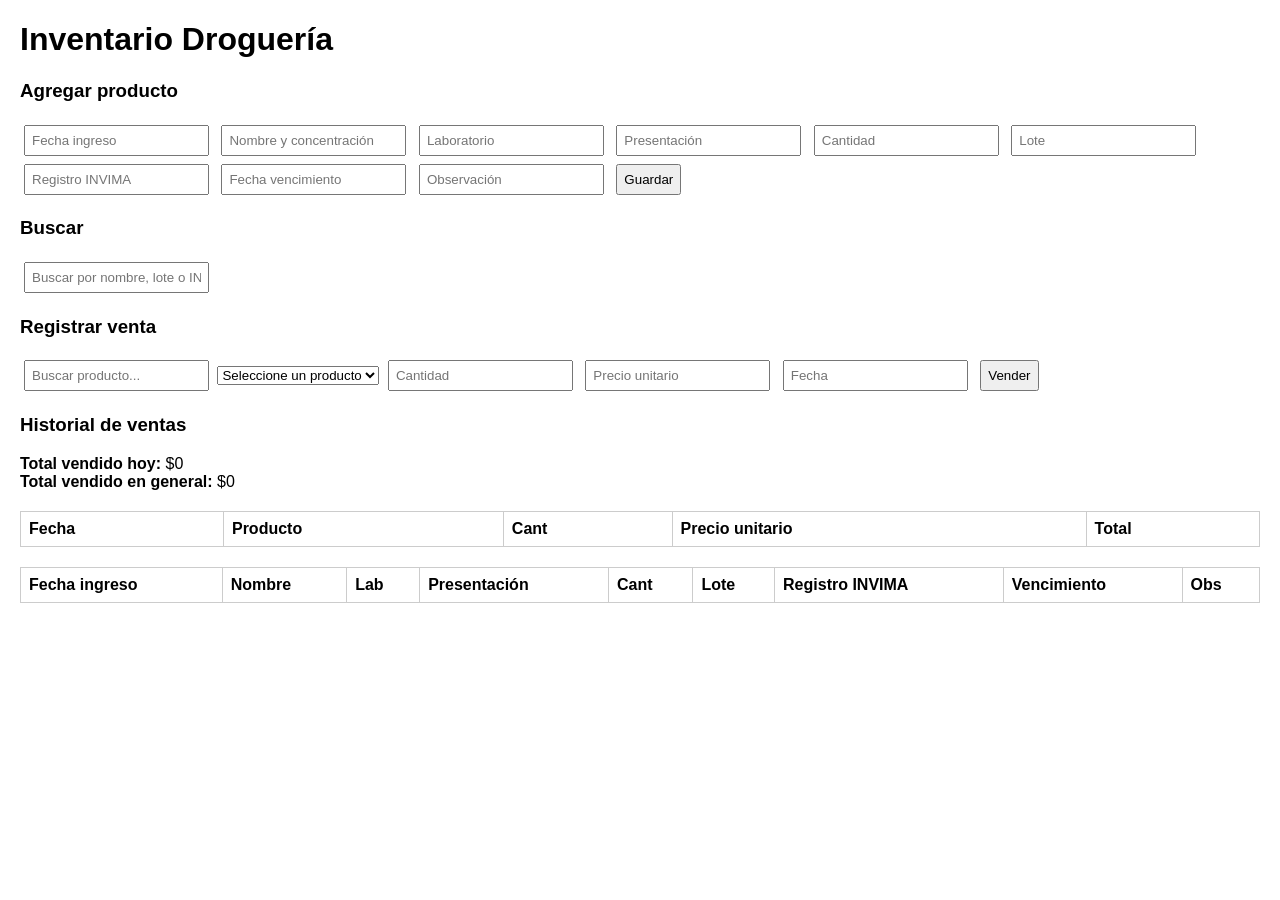
<file: extra/index.html>
<!DOCTYPE html>
<html lang="es">
<head>
<meta charset="UTF-8">
<title>Inventario Droguería</title>
<style>
body { font-family: Arial, sans-serif; margin: 20px; }
table { border-collapse: collapse; width: 100%; margin-top: 20px; }
table, th, td { border: 1px solid #ccc; }
th, td { padding: 8px; text-align: left; }
input, button { padding: 6px; margin: 4px; }
</style>
</head>
<body>
<h1>Inventario Droguería</h1>

<h3>Agregar producto</h3>
<form id="formProducto">
    <input name="fecha_ingreso" placeholder="Fecha ingreso" required>
    <input name="nombre" placeholder="Nombre y concentración" required>
    <input name="laboratorio" placeholder="Laboratorio">
    <input name="presentacion" placeholder="Presentación">
    <input type="number" name="cantidad" placeholder="Cantidad">
    <input name="lote" placeholder="Lote">
    <input name="registro_invima" placeholder="Registro INVIMA">
    <input name="fecha_venc" placeholder="Fecha vencimiento">
    <input name="observacion" placeholder="Observación">
    <button type="submit">Guardar</button>
</form>

<h3>Buscar</h3>
<input id="busqueda" placeholder="Buscar por nombre, lote o INVIMA">

<h3>Registrar venta</h3>
<form id="formVenta">
    <input id="buscarProductoVenta" placeholder="Buscar producto..." required>
    <select id="productoSeleccionado" name="producto_id" required>
        <option value="">Seleccione un producto</option>
    </select>
    <input name="cantidad" placeholder="Cantidad" type="number" required>
    <input name="precio_unitario" placeholder="Precio unitario" type="number" step="0.01" required>
    <input name="fecha" placeholder="Fecha" required>
    <button type="submit">Vender</button>
</form>
<h3>Historial de ventas</h3>
<div>
    <strong>Total vendido hoy:</strong> $<span id="totalHoy">0</span><br>
    <strong>Total vendido en general:</strong> $<span id="totalGeneral">0</span>
</div>

<table>
    <thead>
    <tr>
        <th>Fecha</th><th>Producto</th><th>Cant</th><th>Precio unitario</th><th>Total</th>
    </tr>
    </thead>
    <tbody id="tablaVentas"></tbody>
</table>


<table>
<thead>
<tr>
<th>Fecha ingreso</th><th>Nombre</th><th>Lab</th><th>Presentación</th>
<th>Cant</th><th>Lote</th><th>Registro INVIMA</th><th>Vencimiento</th><th>Obs</th>
</tr>
</thead>
<tbody id="tablaProductos"></tbody>
</table>

<script>

</script>
</body>
</html>
</file>
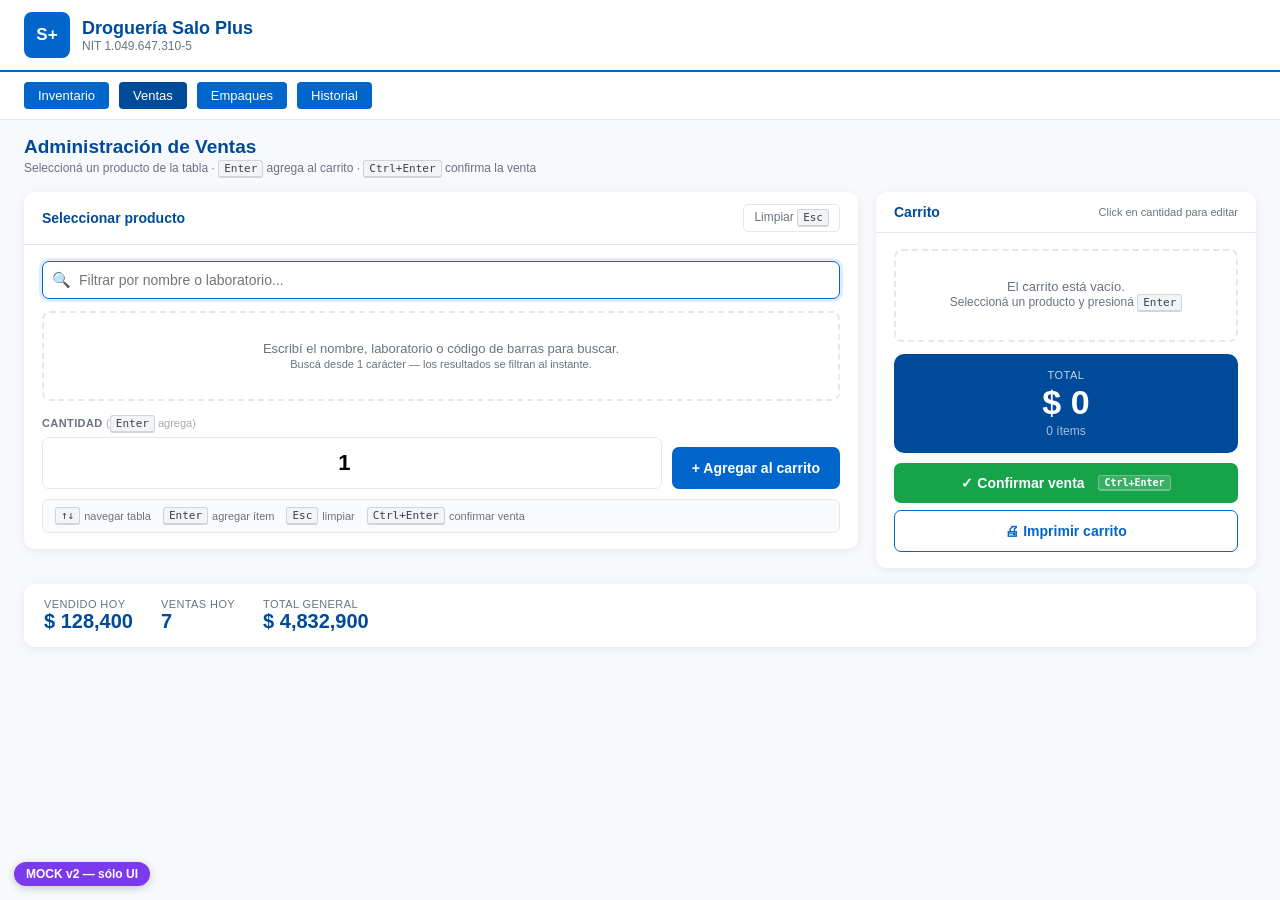
<file: extra/mock_ventas.html>
<!DOCTYPE html>
<html lang="es">
<head>
<meta charset="UTF-8">
<title>Mock v2 — Ventas · Droguería Salo Plus</title>
<style>
:root {
  --primary: #0066cc; --primary-dark: #004b99; --accent: #ffcc00;
  --bg: #f7f9fc; --text: #1f2937; --muted: #6b7280; --border: #e5e7eb;
  --success-bg: #dcfce7; --success: #16a34a;
  --danger-bg: #fee2e2; --danger: #dc2626;
  --warn: #f57f17; --discount: #7c3aed;
}
*,*::before,*::after{box-sizing:border-box;margin:0;padding:0;}
body{font-family:Arial,sans-serif;background:var(--bg);color:var(--text);}

/* Header / Nav */
.app-header{display:flex;align-items:center;gap:12px;background:white;padding:12px 24px;border-bottom:2px solid var(--primary);box-shadow:0 2px 6px rgba(0,0,0,.07);}
.app-title .name{font-weight:700;font-size:18px;color:var(--primary-dark);}
.app-title .nit{font-size:12px;color:var(--muted);}
nav{display:flex;gap:10px;padding:10px 24px;background:white;border-bottom:1px solid var(--border);}
nav a{background:var(--primary);color:white;padding:6px 14px;text-decoration:none;border-radius:4px;font-size:13px;}
nav a:hover{background:var(--primary-dark);}

/* Layout */
.page{padding:16px 24px;}
h1{font-size:19px;color:var(--primary-dark);margin-bottom:2px;}
.page-sub{color:var(--muted);font-size:12px;margin-bottom:14px;}
.ventas-layout{display:grid;grid-template-columns:1fr 380px;gap:18px;align-items:start;}

/* Panel */
.panel{background:white;border-radius:10px;box-shadow:0 2px 8px rgba(0,0,0,.07);overflow:hidden;}
.panel-header{padding:12px 18px;border-bottom:1px solid var(--border);display:flex;align-items:center;justify-content:space-between;}
.panel-header h2{font-size:14px;font-weight:700;color:var(--primary-dark);}
.panel-body{padding:16px 18px;}

/* Search */
.search-wrap{position:relative;margin-bottom:12px;}
.search-wrap input{width:100%;padding:10px 12px 10px 36px;border:1.5px solid var(--border);border-radius:7px;font-size:14px;outline:none;transition:border-color .15s,box-shadow .15s;}
.search-wrap input:focus{border-color:var(--primary);box-shadow:0 0 0 3px rgba(0,102,204,.12);}
.search-icon{position:absolute;left:10px;top:50%;transform:translateY(-50%);color:var(--muted);font-size:15px;pointer-events:none;}

/* Product table */
.prod-table-wrap{border:1px solid var(--border);border-radius:7px;overflow:hidden;margin-bottom:14px;}
.prod-table{width:100%;border-collapse:collapse;font-size:13px;}
.prod-table thead th{background:var(--primary);color:white;padding:8px 10px;text-align:left;font-weight:600;font-size:12px;white-space:nowrap;}
.prod-table tbody tr{cursor:pointer;transition:background .1s;}
.prod-table tbody tr:not(.selected):hover{background:#f0f7ff;}
.prod-table tbody tr.selected{background:#dbeafe;outline:2px solid var(--primary);outline-offset:-1px;}
.prod-table tbody td{padding:7px 10px;border-bottom:1px solid var(--border);vertical-align:middle;}
.prod-table tbody tr:last-child td{border-bottom:none;}
.prod-table .td-nombre{font-weight:600;max-width:160px;}
.prod-table .td-precio{font-weight:700;color:var(--primary-dark);white-space:nowrap;}
.stock-chip{display:inline-block;padding:2px 7px;border-radius:10px;font-size:11px;font-weight:600;}
.stock-ok{background:var(--success-bg);color:var(--success);}
.stock-low{background:#fff7e0;color:var(--warn);}
.stock-none{background:var(--danger-bg);color:var(--danger);}
.prod-empty{text-align:center;padding:20px;color:var(--muted);font-size:13px;}

/* Selected product bar */
.selected-bar{display:none;background:#f0f7ff;border:1.5px solid #bdd4f5;border-radius:8px;padding:10px 14px;margin-bottom:14px;gap:12px;align-items:center;}
.selected-bar.show{display:flex;}
.sel-name{font-weight:700;font-size:14px;color:var(--primary-dark);}
.sel-meta{font-size:12px;color:var(--muted);margin-top:2px;}
.sel-price{margin-left:auto;text-align:right;flex-shrink:0;}
.sel-price .pv{font-size:19px;font-weight:800;color:var(--primary-dark);}
.sel-price .pl{font-size:11px;color:var(--muted);}

/* Empaque row */
.empaque-row{display:none;background:#fffbea;border:1px solid #ffe082;border-radius:6px;padding:9px 12px;margin-bottom:12px;gap:10px;align-items:center;flex-wrap:wrap;}
.empaque-row.show{display:flex;}
.empaque-row label{font-size:12px;font-weight:700;color:var(--warn);white-space:nowrap;}
.empaque-row select{flex:1;min-width:150px;padding:7px 9px;border:1px solid #ffe082;border-radius:5px;font-size:13px;outline:none;}
.empaque-row select:focus{border-color:var(--warn);}
.emp-info{font-size:12px;color:#666;}

/* Qty + add row */
.qty-add-row{display:flex;gap:10px;align-items:flex-end;}
.qty-field{flex:1;}
.qty-field label{display:block;font-size:11px;font-weight:700;color:var(--muted);text-transform:uppercase;letter-spacing:.4px;margin-bottom:4px;}
.qty-field input{width:100%;padding:12px;border:1.5px solid var(--border);border-radius:7px;font-size:22px;font-weight:800;text-align:center;outline:none;transition:border-color .15s,box-shadow .15s;}
.qty-field input:focus{border-color:var(--primary);box-shadow:0 0 0 3px rgba(0,102,204,.12);}
.btn-add-cart{flex-shrink:0;background:var(--primary);color:white;border:none;border-radius:7px;padding:13px 20px;font-size:14px;font-weight:700;cursor:pointer;transition:background .15s;white-space:nowrap;}
.btn-add-cart:hover{background:var(--primary-dark);}

/* Hint bar */
.hint-bar{display:flex;gap:12px;flex-wrap:wrap;background:#f9fafb;border:1px solid var(--border);border-radius:6px;padding:7px 12px;margin-top:10px;}
.hint-item{font-size:11px;color:var(--muted);display:flex;gap:4px;align-items:center;}
.kbd{display:inline-block;background:#f3f4f6;border:1px solid #d1d5db;border-bottom-width:2px;border-radius:3px;padding:1px 5px;font-size:11px;font-family:monospace;color:#374151;}

/* ── CART ── */
.cart-header-row{display:flex;align-items:center;gap:7px;}
.cart-badge{background:var(--accent);color:var(--primary-dark);border-radius:50%;width:20px;height:20px;font-size:11px;font-weight:700;display:none;align-items:center;justify-content:center;}
.cart-badge.show{display:inline-flex;}
.cart-empty{text-align:center;padding:28px 16px;color:var(--muted);border:2px dashed var(--border);border-radius:8px;font-size:13px;}
.cart-items{display:flex;flex-direction:column;gap:5px;}

.cart-item{border:1px solid var(--border);border-radius:8px;background:white;overflow:hidden;transition:border-color .15s;}
.cart-item:hover{border-color:#bdd4f5;}
.cart-item.has-discount{border-color:#c4b5fd;background:#faf5ff;}

/* Top row: name + delete */
.ci-top{display:flex;align-items:flex-start;gap:6px;padding:8px 10px 4px;}
.ci-name{font-size:13px;font-weight:700;color:var(--text);flex:1;word-break:break-word;line-height:1.3;}

/* Bottom row: qty controls + price + discount + subtotal */
.ci-bottom{display:flex;align-items:center;gap:6px;padding:4px 10px 8px;flex-wrap:wrap;}
.ci-qty-wrap{display:flex;align-items:center;gap:3px;}
.qty-btn{width:22px;height:22px;border-radius:4px;border:1px solid var(--border);background:#f3f4f6;cursor:pointer;font-size:14px;font-weight:700;display:flex;align-items:center;justify-content:center;color:var(--primary);padding:0;transition:background .1s;}
.qty-btn:hover{background:#e8f0fc;border-color:var(--primary);}
.ci-qty{width:40px;text-align:center;font-size:13px;font-weight:700;border:1.5px solid transparent;border-radius:5px;padding:2px 3px;cursor:pointer;outline:none;background:transparent;transition:border-color .15s,background .15s;}
.ci-qty:hover{border-color:var(--border);background:white;}
.ci-qty:focus{border-color:var(--primary);background:white;box-shadow:0 0 0 2px rgba(0,102,204,.12);}
.ci-unit-price{font-size:11px;color:var(--muted);white-space:nowrap;}
.ci-subtotal{margin-left:auto;font-size:13px;font-weight:800;color:var(--primary-dark);white-space:nowrap;}
.ci-original{font-size:10px;color:var(--muted);text-decoration:line-through;text-align:right;}

/* Discount */
.ci-btn-disc{background:none;border:1px solid #c4b5fd;color:var(--discount);border-radius:4px;padding:2px 7px;font-size:11px;font-weight:700;cursor:pointer;transition:all .1s;white-space:nowrap;}
.ci-btn-disc:hover,.ci-btn-disc.active{background:var(--discount);color:white;border-color:var(--discount);}
.ci-btn-del{background:none;border:1px solid var(--border);color:var(--muted);border-radius:4px;padding:2px 6px;font-size:12px;cursor:pointer;transition:all .1s;flex-shrink:0;}
.ci-btn-del:hover{background:var(--danger-bg);border-color:var(--danger);color:var(--danger);}

.ci-disc-row{display:none;padding:5px 10px 8px;border-top:1px dashed #c4b5fd;background:#f5f3ff;}
.ci-disc-row.open{display:flex;gap:7px;align-items:center;flex-wrap:wrap;}
.disc-toggle{display:flex;border:1px solid #c4b5fd;border-radius:5px;overflow:hidden;flex-shrink:0;}
.disc-tbtn{padding:3px 9px;font-size:12px;font-weight:700;cursor:pointer;border:none;background:white;color:var(--muted);transition:all .1s;}
.disc-tbtn.active{background:var(--discount);color:white;}
.disc-input-wrap{display:flex;align-items:center;gap:3px;flex:1;min-width:90px;}
.disc-input-wrap input{width:60px;padding:3px 6px;border:1.5px solid #c4b5fd;border-radius:5px;font-size:13px;font-weight:700;text-align:center;outline:none;color:var(--discount);}
.disc-input-wrap input:focus{border-color:var(--discount);box-shadow:0 0 0 2px rgba(124,58,237,.15);}
.disc-unit{font-size:12px;color:var(--discount);font-weight:600;}
.disc-result{font-size:11px;color:var(--discount);font-weight:700;margin-left:auto;}
.disc-clear{font-size:11px;color:var(--muted);cursor:pointer;background:none;border:none;padding:1px 4px;}
.disc-clear:hover{color:var(--danger);}

/* Total box */
.cart-total-box{background:var(--primary-dark);color:white;border-radius:10px;padding:15px 18px;text-align:center;margin-top:12px;}
.cart-total-box .lbl{font-size:11px;opacity:.75;text-transform:uppercase;letter-spacing:.5px;}
.cart-total-box .amt{font-size:34px;font-weight:800;line-height:1.1;margin-top:3px;}
.cart-total-box .savings{font-size:12px;color:#a5f3fc;margin-top:3px;display:none;}
.cart-total-box .savings.show{display:block;}
.cart-total-box .cnt{font-size:12px;opacity:.65;margin-top:3px;}
.cart-actions{display:flex;flex-direction:column;gap:7px;margin-top:10px;}
.cart-actions button{width:100%;padding:12px;border:none;border-radius:7px;font-size:14px;font-weight:700;cursor:pointer;transition:background .15s;display:flex;align-items:center;justify-content:center;gap:6px;}
.btn-confirm{background:var(--success);color:white;}
.btn-confirm:hover{background:#15803d;}
.btn-print{background:white;color:var(--primary);border:1.5px solid var(--primary)!important;}
.btn-print:hover{background:#e8f0fc;}

/* Historial stats */
.hist-box{background:white;border-radius:10px;box-shadow:0 2px 8px rgba(0,0,0,.07);padding:14px 20px;margin-top:16px;display:flex;gap:28px;flex-wrap:wrap;}
.hist-stat label{font-size:11px;color:var(--muted);text-transform:uppercase;letter-spacing:.4px;display:block;}
.hist-stat .val{font-size:20px;font-weight:800;color:var(--primary-dark);}

/* ════════════════════════════════════
   CONFIRMATION DIALOG
   ════════════════════════════════════ */
.dialog-overlay{display:none;position:fixed;inset:0;background:rgba(0,0,0,.45);z-index:500;align-items:center;justify-content:center;}
.dialog-overlay.open{display:flex;}
.dialog{background:white;border-radius:14px;padding:28px;width:100%;max-width:420px;box-shadow:0 20px 60px rgba(0,0,0,.2);animation:dialogIn .2s ease;}
@keyframes dialogIn{from{opacity:0;transform:scale(.94) translateY(-8px);}to{opacity:1;transform:scale(1) translateY(0);}}
.dialog h3{font-size:17px;font-weight:800;color:var(--primary-dark);margin-bottom:4px;}
.dialog .dlg-sub{font-size:13px;color:var(--muted);margin-bottom:18px;}

/* Cart summary in dialog */
.dlg-summary{background:#f7f9fc;border-radius:8px;padding:10px 14px;margin-bottom:18px;border:1px solid var(--border);}
.dlg-summary-row{display:flex;justify-content:space-between;font-size:13px;padding:2px 0;}
.dlg-summary-row.total-row{font-weight:800;font-size:16px;color:var(--primary-dark);border-top:1px solid var(--border);margin-top:6px;padding-top:6px;}

/* Date field */
.dlg-field{margin-bottom:16px;}
.dlg-field label{display:block;font-size:12px;font-weight:700;color:var(--muted);text-transform:uppercase;letter-spacing:.4px;margin-bottom:5px;}
.dlg-field input{width:100%;padding:9px 12px;border:1.5px solid var(--border);border-radius:7px;font-size:14px;outline:none;}
.dlg-field input:focus{border-color:var(--primary);box-shadow:0 0 0 3px rgba(0,102,204,.12);}

/* Payment toggle */
.pago-row{display:flex;gap:8px;margin-bottom:16px;}
.pago-btn{flex:1;padding:10px;border-radius:7px;font-size:13px;font-weight:700;border:1.5px solid var(--border);background:white;cursor:pointer;text-align:center;color:var(--muted);transition:all .15s;}
.pago-btn.active{border-color:var(--primary);background:#e8f0fc;color:var(--primary);}

/* Cash change calculator */
.cash-calc{background:#f0fdf4;border:1.5px solid #bbf7d0;border-radius:8px;padding:14px 16px;margin-bottom:16px;}
.cash-calc label{font-size:12px;font-weight:700;color:var(--success);text-transform:uppercase;letter-spacing:.4px;display:block;margin-bottom:6px;}
.cash-row{display:flex;align-items:center;gap:10px;}
.cash-row input{flex:1;padding:10px 12px;border:1.5px solid #bbf7d0;border-radius:7px;font-size:18px;font-weight:800;outline:none;color:var(--success);}
.cash-row input:focus{border-color:var(--success);box-shadow:0 0 0 3px rgba(22,163,74,.15);}
.vueltas-box{margin-top:10px;display:flex;justify-content:space-between;align-items:center;}
.vueltas-label{font-size:13px;color:var(--muted);}
.vueltas-val{font-size:22px;font-weight:800;color:var(--success);}
.vueltas-val.negative{color:var(--danger);}
.vueltas-val.exact{color:var(--primary);}

/* Dialog buttons */
.dlg-actions{display:flex;gap:10px;margin-top:4px;}
.dlg-actions button{flex:1;padding:12px;border:none;border-radius:7px;font-size:14px;font-weight:700;cursor:pointer;transition:background .15s;}
.dlg-cancel{background:#f3f4f6;color:var(--text);}
.dlg-cancel:hover{background:var(--border);}
.dlg-ok{background:var(--success);color:white;}
.dlg-ok:hover{background:#15803d;}

/* Toast */
#toast-container{position:fixed;top:14px;right:14px;display:flex;flex-direction:column;gap:7px;z-index:9999;}
.toast{padding:10px 15px;border-radius:7px;color:white;font-size:13px;box-shadow:0 4px 14px rgba(0,0,0,.15);cursor:pointer;max-width:290px;animation:fadeIn .2s ease;}
@keyframes fadeIn{from{opacity:0;transform:translateY(-5px);}to{opacity:1;transform:translateY(0);}}
.toast-success{background:#16a34a;} .toast-error{background:#dc2626;} .toast-info{background:var(--primary);}

.mock-badge{position:fixed;bottom:14px;left:14px;background:#7c3aed;color:white;padding:5px 12px;border-radius:20px;font-size:12px;font-weight:700;box-shadow:0 2px 8px rgba(0,0,0,.2);z-index:999;}
</style>
</head>
<body>
<div class="mock-badge">MOCK v2 — sólo UI</div>

<header class="app-header">
  <div style="width:46px;height:46px;background:var(--primary);border-radius:8px;display:flex;align-items:center;justify-content:center;color:white;font-weight:800;font-size:17px;">S+</div>
  <div class="app-title">
    <div class="name">Droguería Salo Plus</div>
    <div class="nit">NIT 1.049.647.310-5</div>
  </div>
</header>

<nav>
  <a href="#">Inventario</a>
  <a href="#" style="background:var(--primary-dark);">Ventas</a>
  <a href="#">Empaques</a>
  <a href="#">Historial</a>
</nav>

<div class="page">
  <h1>Administración de Ventas</h1>
  <p class="page-sub">Seleccioná un producto de la tabla · <span class="kbd">Enter</span> agrega al carrito · <span class="kbd">Ctrl+Enter</span> confirma la venta</p>

  <div class="ventas-layout">

    <!-- ── FORMULARIO IZQUIERDA ── -->
    <div>
      <div class="panel">
        <div class="panel-header">
          <h2>Seleccionar producto</h2>
          <button style="background:transparent;color:var(--muted);border:1px solid var(--border);border-radius:5px;padding:4px 10px;font-size:12px;cursor:pointer;" id="btnLimpiar">Limpiar <span class="kbd">Esc</span></button>
        </div>
        <div class="panel-body">

          <!-- Search -->
          <div class="search-wrap">
            <span class="search-icon">&#128269;</span>
            <input id="buscar" type="text" placeholder="Filtrar por nombre o laboratorio..." autocomplete="off" autofocus>
          </div>

          <!-- Placeholder: visible hasta que el usuario escriba -->
          <div id="prodPlaceholder" style="text-align:center;padding:28px 16px;border:2px dashed var(--border);border-radius:8px;color:var(--muted);margin-bottom:14px;font-size:13px;">
            Escribí el nombre, laboratorio o código de barras para buscar.<br>
            <span style="font-size:11px;">Buscá desde 1 carácter — los resultados se filtran al instante.</span>
          </div>

          <!-- Product table: oculta hasta que haya búsqueda -->
          <div class="prod-table-wrap" id="prodTableWrap" style="display:none;">
            <table class="prod-table">
              <thead>
                <tr>
                  <th>Producto</th>
                  <th>Laboratorio</th>
                  <th>Precio</th>
                  <th>Stock</th>
                  <th>Cód. barras</th>
                </tr>
              </thead>
              <tbody id="prodTableBody"></tbody>
            </table>
            <div id="prodOverflow" style="display:none;padding:6px 12px;background:#f9fafb;border-top:1px solid var(--border);font-size:11px;color:var(--muted);text-align:center;"></div>
          </div>

          <!-- Selected product bar -->
          <div class="selected-bar" id="selectedBar">
            <div style="flex:1;min-width:0;">
              <div class="sel-name" id="selNombre">—</div>
              <div class="sel-meta" id="selMeta">—</div>
            </div>
            <div class="sel-price">
              <div class="pl">Precio unitario</div>
              <div class="pv" id="selPrecio">$ 0</div>
            </div>
          </div>

          <!-- Empaques -->
          <div class="empaque-row" id="empaqueRow">
            <label>Empaque:</label>
            <select id="empaqueSelect">
              <option value="">— sin empaque —</option>
              <option value="caja12" data-factor="12" data-precio="35000">Caja x12 — $35,000</option>
              <option value="blister6" data-factor="6" data-precio="18000">Blister x6 — $18,000</option>
            </select>
            <span class="emp-info" id="empInfo"></span>
          </div>

          <!-- Qty + Add -->
          <div class="qty-add-row">
            <div class="qty-field">
              <label>Cantidad <span style="font-weight:400;text-transform:none;letter-spacing:0;color:#aaa">(<span class="kbd">Enter</span> agrega)</span></label>
              <input id="cantidad" type="number" min="1" step="1" value="1" placeholder="0">
            </div>
            <button class="btn-add-cart" id="btnAgregar">+ Agregar al carrito</button>
          </div>

          <div class="hint-bar">
            <div class="hint-item"><span class="kbd">↑↓</span> navegar tabla</div>
            <div class="hint-item"><span class="kbd">Enter</span> agregar ítem</div>
            <div class="hint-item"><span class="kbd">Esc</span> limpiar</div>
            <div class="hint-item"><span class="kbd">Ctrl+Enter</span> confirmar venta</div>
          </div>
        </div>
      </div>
    </div>

    <!-- ── CARRITO DERECHA ── -->
    <div style="position:sticky;top:14px;">
      <div class="panel">
        <div class="panel-header">
          <div class="cart-header-row">
            <h2>Carrito</h2>
            <span class="cart-badge" id="cartBadge">0</span>
          </div>
          <span style="font-size:11px;color:var(--muted);">Click en cantidad para editar</span>
        </div>
        <div class="panel-body">
          <div id="cartEmpty" class="cart-empty">
            El carrito está vacío.<br>
            <span style="font-size:12px;">Seleccioná un producto y presioná <span class="kbd">Enter</span></span>
          </div>
          <div class="cart-items" id="cartItems" style="display:none;"></div>

          <div class="cart-total-box">
            <div class="lbl">Total</div>
            <div class="amt" id="cartTotal">$ 0</div>
            <div class="savings" id="cartSavings"></div>
            <div class="cnt" id="cartCount">0 ítems</div>
          </div>

          <div class="cart-actions">
            <button class="btn-confirm" id="btnConfirmar">&#10003; Confirmar venta &nbsp;<span class="kbd" style="background:rgba(255,255,255,.15);border-color:rgba(255,255,255,.25);color:white;font-size:10px;">Ctrl+Enter</span></button>
            <button class="btn-print" id="btnImprimir">&#128424; Imprimir carrito</button>
          </div>
        </div>
      </div>
    </div>
  </div>

  <!-- Stats -->
  <div class="hist-box">
    <div class="hist-stat"><label>Vendido hoy</label><div class="val">$ 128,400</div></div>
    <div class="hist-stat"><label>Ventas hoy</label><div class="val">7</div></div>
    <div class="hist-stat"><label>Total general</label><div class="val">$ 4,832,900</div></div>
  </div>
</div>

<!-- ════════════════════════════════
     CONFIRMATION DIALOG
     ════════════════════════════════ -->
<div class="dialog-overlay" id="dialogOverlay">
  <div class="dialog">
    <h3>Confirmar venta</h3>
    <p class="dlg-sub">Revisá el resumen y elegí el método de pago.</p>

    <!-- Date -->
    <div class="dlg-field">
      <label>Fecha de venta</label>
      <input type="date" id="dlgFecha">
    </div>

    <!-- Cart summary -->
    <div class="dlg-summary" id="dlgSummary"></div>

    <!-- Payment method -->
    <div class="dlg-field">
      <label>Método de pago</label>
      <div class="pago-row">
        <div class="pago-btn active" data-pago="efectivo" id="pagoEfectivo">&#128181; Efectivo</div>
        <div class="pago-btn" data-pago="transferencia" id="pagoTransfer">&#128247; Transferencia</div>
      </div>
    </div>

    <!-- Cash change calculator (solo efectivo) -->
    <div class="cash-calc" id="cashCalc">
      <label>¿Con cuánto paga el cliente?</label>
      <div class="cash-row">
        <span style="font-size:18px;font-weight:800;color:var(--success);">$</span>
        <input type="number" id="cashInput" placeholder="0" min="0" step="100">
      </div>
      <div class="vueltas-box">
        <span class="vueltas-label">Vueltas:</span>
        <span class="vueltas-val" id="vueltasVal">—</span>
      </div>
    </div>

    <div class="dlg-actions">
      <button class="dlg-cancel" id="dlgCancel">Cancelar</button>
      <button class="dlg-ok" id="dlgOk">&#10003; Registrar venta</button>
    </div>
  </div>
</div>

<div id="toast-container"></div>

<script>
// ── Mock data ──
const PRODUCTOS = [
  { id:1,  nombre:'Acetaminofén 500mg',  lab:'Genfar',     precio:450,  cantidad:320, pres:'Tableta',      barras:'7702019010029' },
  { id:2,  nombre:'Ibuprofeno 400mg',    lab:'Lafrancol',  precio:680,  cantidad:18,  pres:'Tableta',      barras:'7700056002187' },
  { id:3,  nombre:'Loratadina 10mg',     lab:'MK',         precio:520,  cantidad:4,   pres:'Tableta',      barras:'7704324000138' },
  { id:4,  nombre:'Omeprazol 20mg',      lab:'Genfar',     precio:890,  cantidad:0,   pres:'Cápsula',      barras:'7702628010043' },
  { id:5,  nombre:'Metformina 850mg',    lab:'Lafrancol',  precio:720,  cantidad:142, pres:'Tableta',      barras:'7707019000051' },
  { id:6,  nombre:'Atorvastatina 20mg',  lab:'MK',         precio:1100, cantidad:67,  pres:'Tableta',      barras:'7707019000068' },
  { id:7,  nombre:'Amoxicilina 500mg',   lab:'Genfar',     precio:1350, cantidad:55,  pres:'Cápsula',      barras:'7702628010067' },
  { id:8,  nombre:'Diclofenaco 50mg',    lab:'Lafrancol',  precio:380,  cantidad:7,   pres:'Tableta',      barras:'7700056002194' },
  { id:9,  nombre:'Ranitidina 150mg',    lab:'Coaspharma', precio:290,  cantidad:200, pres:'Tableta',      barras:'7704324000145' },
  { id:10, nombre:'Vitamina C 1000mg',   lab:'Bayer',      precio:3200, cantidad:34,  pres:'Efervescente', barras:'4901301285430' },
];

let selectedProduct = null;
let selectedRowIdx  = -1;
let tipoPago = 'efectivo';
const carrito = []; // { nombre, cantidad, precio_unitario, descTipo:'%'|'$', descValor:0 }

function fmt(n){ return Number(n||0).toLocaleString('es-CO',{minimumFractionDigits:0,maximumFractionDigits:0}); }
function today(){ const d=new Date(),p=n=>String(n).padStart(2,'0'); return `${d.getFullYear()}-${p(d.getMonth()+1)}-${p(d.getDate())}`; }
function toast(msg,type='info'){
  const c=document.getElementById('toast-container');
  const el=document.createElement('div'); el.className=`toast toast-${type}`; el.textContent=msg;
  el.onclick=()=>el.remove(); c.appendChild(el); setTimeout(()=>el.remove(),2800);
}
function stockChip(q){ return q===0?['stock-none','Sin stock']:q<=10?['stock-low',`Bajo: ${q}`]:['stock-ok',`${q} uds`]; }
function calcDesc(it){
  const bruto=it.cantidad*it.precio_unitario;
  if(!it.descValor||it.descValor<=0) return {bruto,desc:0,neto:bruto};
  const desc=it.descTipo==='%'?bruto*(it.descValor/100):Math.min(it.descValor,bruto);
  return {bruto,desc,neto:bruto-desc};
}

// ── Product table ──
const MAX_RESULTADOS = 15;
let filteredProds = [];

function renderProdTable(q=''){
  const placeholder = document.getElementById('prodPlaceholder');
  const tableWrap   = document.getElementById('prodTableWrap');
  const overflow    = document.getElementById('prodOverflow');
  const tbody       = document.getElementById('prodTableBody');

  // Sin búsqueda → mostrar placeholder, ocultar tabla
  if(!q.trim()){
    filteredProds = [];
    placeholder.style.display = 'block';
    tableWrap.style.display   = 'none';
    return;
  }

  const ql = q.toLowerCase();
  const todos = PRODUCTOS.filter(p =>
    p.nombre.toLowerCase().includes(ql) ||
    p.lab.toLowerCase().includes(ql) ||
    p.barras?.includes(q)
  );

  // Mostrar tabla, ocultar placeholder
  placeholder.style.display = 'none';
  tableWrap.style.display   = '';

  if(!todos.length){
    filteredProds = [];
    tbody.innerHTML = `<tr><td colspan="5" class="prod-empty">Sin resultados para "<strong>${q}</strong>"</td></tr>`;
    overflow.style.display = 'none';
    return;
  }

  // Recortamos a MAX_RESULTADOS para no abrumar la tabla
  filteredProds = todos.slice(0, MAX_RESULTADOS);

  tbody.innerHTML = filteredProds.map((p,i)=>{
    const [cls,txt] = stockChip(p.cantidad);
    const sel = selectedProduct && selectedProduct.id === p.id;
    return `<tr class="${sel?'selected':''}" data-idx="${i}">
      <td class="td-nombre">${p.nombre}<br><small style="font-weight:400;color:var(--muted);font-size:11px;">${p.pres}</small></td>
      <td style="font-size:12px;color:var(--muted);">${p.lab}</td>
      <td class="td-precio">$ ${fmt(p.precio)}</td>
      <td><span class="stock-chip ${cls}">${txt}</span></td>
      <td style="font-size:11px;font-family:monospace;color:var(--muted);">${p.barras||'—'}</td>
    </tr>`;
  }).join('');

  tbody.querySelectorAll('tr').forEach(row=>{
    row.addEventListener('click',()=>{
      const idx = parseInt(row.dataset.idx);
      if(!isNaN(idx)) selectProduct(filteredProds[idx]);
    });
  });

  // Aviso de overflow si hay más de MAX_RESULTADOS coincidencias
  if(todos.length > MAX_RESULTADOS){
    overflow.textContent = `Mostrando ${MAX_RESULTADOS} de ${todos.length} resultados — refiná la búsqueda para ver más.`;
    overflow.style.display = 'block';
  } else {
    overflow.style.display = 'none';
  }
}

function selectProduct(p){
  selectedProduct = p;
  // find index in filtered
  selectedRowIdx = filteredProds.findIndex(x=>x.id===p.id);
  renderProdTable(document.getElementById('buscar').value);

  document.getElementById('selNombre').textContent = p.nombre;
  document.getElementById('selMeta').textContent = `${p.lab} · ${p.pres}`;
  document.getElementById('selPrecio').textContent = '$ ' + fmt(p.precio);
  document.getElementById('selectedBar').classList.add('show');

  const showEmp = p.pres==='Tableta'||p.pres==='Cápsula';
  document.getElementById('empaqueRow').classList.toggle('show', showEmp);

  const cantEl=document.getElementById('cantidad');
  cantEl.value='1';
  setTimeout(()=>{ cantEl.focus(); cantEl.select(); },40);
}

// ── Keyboard nav in table ──
document.getElementById('buscar').addEventListener('input', function(){
  renderProdTable(this.value);
  // Solo limpia la selección si el usuario borró el campo o cambió la búsqueda
  if(!this.value.trim() || (selectedProduct && !filteredProds.find(p=>p.id===selectedProduct?.id))){
    selectedProduct=null; selectedRowIdx=-1;
    document.getElementById('selectedBar').classList.remove('show');
    document.getElementById('empaqueRow').classList.remove('show');
  }
});

document.getElementById('buscar').addEventListener('keydown', e=>{
  if(!filteredProds.length) return;
  if(e.key==='ArrowDown'){ e.preventDefault();
    selectedRowIdx=Math.min(selectedRowIdx+1,filteredProds.length-1);
    selectProduct(filteredProds[selectedRowIdx]);
  } else if(e.key==='ArrowUp'){ e.preventDefault();
    selectedRowIdx=Math.max(selectedRowIdx-1,0);
    selectProduct(filteredProds[selectedRowIdx]);
  } else if(e.key==='Enter' && selectedProduct){ e.preventDefault(); agregarAlCarrito(); }
});

document.getElementById('cantidad').addEventListener('keydown', e=>{ if(e.key==='Enter'){ e.preventDefault(); agregarAlCarrito(); } });
document.getElementById('btnAgregar').addEventListener('click', agregarAlCarrito);

document.getElementById('empaqueSelect').addEventListener('change', function(){
  const opt=this.options[this.selectedIndex];
  if(!opt.value||!selectedProduct){ document.getElementById('empInfo').textContent=''; return; }
  document.getElementById('empInfo').textContent=`= ${fmt(parseInt(opt.dataset.precio))} / empaque de ${opt.dataset.factor} uds`;
});

function agregarAlCarrito(){
  if(!selectedProduct){ toast('Seleccioná un producto de la tabla','error'); document.getElementById('buscar').focus(); return; }
  if(selectedProduct.cantidad===0){ toast('Producto sin stock','error'); return; }
  const cantEl=document.getElementById('cantidad');
  const cant=parseInt(cantEl.value);
  if(!(cant>0)){ toast('Ingresá una cantidad válida','error'); cantEl.focus(); return; }
  if(cant>selectedProduct.cantidad){ toast(`Solo hay ${selectedProduct.cantidad} en stock`,'error'); cantEl.focus(); return; }

  const emSel=document.getElementById('empaqueSelect');
  const emOpt=emSel.options[emSel.selectedIndex];
  let nombre=selectedProduct.nombre, precio=selectedProduct.precio;
  if(emOpt&&emOpt.value){ precio=parseInt(emOpt.dataset.precio); nombre+=` (${emOpt.textContent.split('—')[0].trim()})`; }

  carrito.push({nombre,cantidad:cant,precio_unitario:precio,descTipo:'%',descValor:0});
  renderCarrito();
  toast(`${nombre} agregado`,'success');
  limpiarForm();
  document.getElementById('buscar').focus();
}

function limpiarForm(){
  selectedProduct=null; selectedRowIdx=-1;
  document.getElementById('buscar').value='';
  document.getElementById('cantidad').value='1';
  document.getElementById('selectedBar').classList.remove('show');
  document.getElementById('empaqueRow').classList.remove('show');
  document.getElementById('empaqueSelect').selectedIndex=0;
  document.getElementById('empInfo').textContent='';
  renderProdTable('');
}

document.getElementById('btnLimpiar').addEventListener('click',()=>{ limpiarForm(); document.getElementById('buscar').focus(); });
document.addEventListener('keydown',e=>{
  if(e.key==='Escape'&&!document.getElementById('dialogOverlay').classList.contains('open')){ limpiarForm(); document.getElementById('buscar').focus(); }
  if(e.key==='Enter'&&e.ctrlKey){ e.preventDefault(); abrirDialog(); }
});

// ── Cart render ──
function renderCarrito(){
  const empty=document.getElementById('cartEmpty'),items=document.getElementById('cartItems');
  const badge=document.getElementById('cartBadge'),totalEl=document.getElementById('cartTotal');
  const countEl=document.getElementById('cartCount'),savEl=document.getElementById('cartSavings');
  if(!carrito.length){ empty.style.display='block';items.style.display='none';badge.classList.remove('show');totalEl.textContent='$ 0';countEl.textContent='0 ítems';savEl.classList.remove('show');return; }
  empty.style.display='none';items.style.display='flex';badge.classList.add('show');badge.textContent=carrito.length;
  let totalN=0,totalD=0;
  items.innerHTML='';
  carrito.forEach((it,idx)=>{
    const {bruto,desc,neto}=calcDesc(it); totalN+=neto; totalD+=desc;
    const hasDsc=desc>0;
    const div=document.createElement('div');
    div.className='cart-item'+(hasDsc?' has-discount':''); div.dataset.idx=idx;
    div.innerHTML=`
      <div class="ci-top">
        <div class="ci-name">${it.nombre}</div>
        <button class="ci-btn-del" data-idx="${idx}" title="Eliminar">✕</button>
      </div>
      <div class="ci-bottom">
        <div class="ci-qty-wrap">
          <button class="qty-btn" data-action="dec" data-idx="${idx}">−</button>
          <input class="ci-qty" type="number" min="1" value="${it.cantidad}" data-idx="${idx}">
          <button class="qty-btn" data-action="inc" data-idx="${idx}">+</button>
        </div>
        <span class="ci-unit-price">× $ ${fmt(it.precio_unitario)}</span>
        <button class="ci-btn-disc${hasDsc?' active':''}" data-idx="${idx}" title="Descuento">%</button>
        <div style="margin-left:auto;text-align:right;">
          ${hasDsc?`<div class="ci-original">$ ${fmt(bruto)}</div>`:''}
          <div class="ci-subtotal">$ ${fmt(neto)}</div>
        </div>
      </div>
      <div class="ci-disc-row${hasDsc?' open':''}" id="dr-${idx}">
        <div class="disc-toggle">
          <button class="disc-tbtn${it.descTipo==='%'?' active':''}" data-type="%" data-idx="${idx}">%</button>
          <button class="disc-tbtn${it.descTipo==='$'?' active':''}" data-type="$" data-idx="${idx}">$</button>
        </div>
        <div class="disc-input-wrap">
          <input type="number" min="0" step="${it.descTipo==='%'?1:100}" value="${it.descValor||''}" placeholder="0" class="dv-input" data-idx="${idx}">
          <span class="disc-unit">${it.descTipo==='%'?'% off':'$ off'}</span>
        </div>
        ${hasDsc?`<span class="disc-result">− $ ${fmt(desc)}</span>`:''}
        <button class="disc-clear" data-idx="${idx}">✕ quitar</button>
      </div>`;
    items.appendChild(div);
  });

  // events
  items.querySelectorAll('.qty-btn').forEach(b=>b.addEventListener('click',()=>{ const i=parseInt(b.dataset.idx),d=b.dataset.action==='inc'?1:-1; carrito[i].cantidad=Math.max(1,carrito[i].cantidad+d); renderCarrito(); }));
  items.querySelectorAll('.ci-qty').forEach(inp=>{
    inp.addEventListener('change',()=>{ const i=parseInt(inp.dataset.idx),v=parseInt(inp.value); if(v>0){carrito[i].cantidad=v;renderCarrito();}else inp.value=carrito[i].cantidad; });
    inp.addEventListener('keydown',e=>{ if(e.key==='Enter'){e.preventDefault();inp.blur();} if(e.key==='Escape'){inp.value=carrito[parseInt(inp.dataset.idx)].cantidad;inp.blur();} });
  });
  items.querySelectorAll('.ci-btn-del').forEach(b=>b.addEventListener('click',()=>{ const i=parseInt(b.dataset.idx),n=carrito[i].nombre; carrito.splice(i,1); renderCarrito(); toast(`"${n}" eliminado`,'info'); }));
  items.querySelectorAll('.ci-btn-disc').forEach(b=>b.addEventListener('click',()=>{ const i=parseInt(b.dataset.idx),row=document.getElementById(`dr-${i}`),open=row.classList.toggle('open'); b.classList.toggle('active',open); if(open)row.querySelector('.dv-input')?.focus(); }));
  items.querySelectorAll('.disc-tbtn').forEach(b=>b.addEventListener('click',()=>{ const i=parseInt(b.dataset.idx); carrito[i].descTipo=b.dataset.type; carrito[i].descValor=0; renderCarrito(); const row=document.getElementById(`dr-${i}`); row.classList.add('open'); items.querySelector(`.ci-btn-disc[data-idx="${i}"]`)?.classList.add('active'); row.querySelector('.dv-input')?.focus(); }));
  items.querySelectorAll('.dv-input').forEach(inp=>{
    inp.addEventListener('input',()=>{
      const i=parseInt(inp.dataset.idx); carrito[i].descValor=parseFloat(inp.value)||0;
      const {bruto,desc,neto}=calcDesc(carrito[i]);
      const ci=items.querySelector(`.cart-item[data-idx="${i}"]`);
      if(ci){ const s=ci.querySelector('.ci-subtotal'),o=ci.querySelector('.ci-original'),r=ci.querySelector('.disc-result'); if(s)s.textContent=`$ ${fmt(neto)}`; if(o)o.textContent=`$ ${fmt(bruto)}`; if(r)r.textContent=`− $ ${fmt(desc)}`; ci.classList.toggle('has-discount',desc>0); }
      const tN=carrito.reduce((s,x)=>s+calcDesc(x).neto,0),tD=carrito.reduce((s,x)=>s+calcDesc(x).desc,0);
      totalEl.textContent=`$ ${fmt(tN)}`; if(tD>0){savEl.textContent=`Descuentos: − $ ${fmt(tD)}`;savEl.classList.add('show');}else savEl.classList.remove('show');
    });
    inp.addEventListener('keydown',e=>{ if(e.key==='Enter'){e.preventDefault();renderCarrito();document.getElementById('buscar').focus();} });
  });
  items.querySelectorAll('.disc-clear').forEach(b=>b.addEventListener('click',()=>{ carrito[parseInt(b.dataset.idx)].descValor=0; renderCarrito(); }));

  totalEl.textContent=`$ ${fmt(totalN)}`; countEl.textContent=`${carrito.length} ítem${carrito.length!==1?'s':''}`;
  if(totalD>0){savEl.textContent=`Descuentos: − $ ${fmt(totalD)}`;savEl.classList.add('show');}else savEl.classList.remove('show');
}

// ── Confirmation dialog ──
document.getElementById('btnConfirmar').addEventListener('click', abrirDialog);
document.getElementById('dlgCancel').addEventListener('click', cerrarDialog);
document.getElementById('dialogOverlay').addEventListener('click', e=>{ if(e.target===e.currentTarget) cerrarDialog(); });

document.querySelectorAll('.pago-btn').forEach(btn=>{
  btn.addEventListener('click',()=>{
    document.querySelectorAll('.pago-btn').forEach(b=>b.classList.remove('active'));
    btn.classList.add('active'); tipoPago=btn.dataset.pago;
    document.getElementById('cashCalc').style.display=tipoPago==='efectivo'?'block':'none';
    if(tipoPago==='efectivo') document.getElementById('cashInput').focus();
  });
});

document.getElementById('cashInput').addEventListener('input', calcVueltas);

function calcVueltas(){
  const total=carrito.reduce((s,it)=>s+calcDesc(it).neto,0);
  const con=parseFloat(document.getElementById('cashInput').value)||0;
  const vuEl=document.getElementById('vueltasVal');
  if(con===0){ vuEl.textContent='—'; vuEl.className='vueltas-val'; return; }
  const vueltas=con-total;
  if(vueltas<0){ vuEl.textContent=`Faltan $ ${fmt(Math.abs(vueltas))}`; vuEl.className='vueltas-val negative'; }
  else if(vueltas===0){ vuEl.textContent='Exacto ✓'; vuEl.className='vueltas-val exact'; }
  else { vuEl.textContent=`$ ${fmt(vueltas)}`; vuEl.className='vueltas-val'; }
}

function abrirDialog(){
  if(!carrito.length){ toast('El carrito está vacío','error'); return; }
  // fill summary
  const total=carrito.reduce((s,it)=>s+calcDesc(it).neto,0);
  const totalDesc=carrito.reduce((s,it)=>s+calcDesc(it).desc,0);
  let rows=carrito.map(it=>{const {neto}=calcDesc(it);return`<div class="dlg-summary-row"><span>${it.nombre} ×${it.cantidad}</span><span>$ ${fmt(neto)}</span></div>`;}).join('');
  if(totalDesc>0) rows+=`<div class="dlg-summary-row" style="color:var(--discount)"><span>Descuentos</span><span>− $ ${fmt(totalDesc)}</span></div>`;
  rows+=`<div class="dlg-summary-row total-row"><span>Total</span><span>$ ${fmt(total)}</span></div>`;
  document.getElementById('dlgSummary').innerHTML=rows;
  // reset
  document.getElementById('dlgFecha').value=today();
  document.getElementById('cashInput').value='';
  document.getElementById('vueltasVal').textContent='—';
  document.getElementById('vueltasVal').className='vueltas-val';
  document.getElementById('cashCalc').style.display='block';
  document.querySelectorAll('.pago-btn').forEach(b=>b.classList.remove('active'));
  document.getElementById('pagoEfectivo').classList.add('active');
  tipoPago='efectivo';
  document.getElementById('dialogOverlay').classList.add('open');
  setTimeout(()=>document.getElementById('cashInput').focus(),100);
}

function cerrarDialog(){ document.getElementById('dialogOverlay').classList.remove('open'); }

document.getElementById('dlgOk').addEventListener('click',()=>{
  const total=carrito.reduce((s,it)=>s+calcDesc(it).neto,0);
  const con=parseFloat(document.getElementById('cashInput').value)||0;
  if(tipoPago==='efectivo'&&con>0&&con<total){ toast(`Faltan $ ${fmt(total-con)} para completar el pago`,'error'); return; }
  cerrarDialog();
  toast(`Venta registrada — $ ${fmt(total)} (${tipoPago})`,'success');
  carrito.length=0; renderCarrito(); limpiarForm(); document.getElementById('buscar').focus();
});

document.addEventListener('keydown',e=>{
  if(e.key==='Escape'&&document.getElementById('dialogOverlay').classList.contains('open')) cerrarDialog();
});

// init — la tabla arranca vacía, el placeholder visible
document.getElementById('dlgFecha').value=today();
document.getElementById('buscar').focus();
</script>
</body>
</html>
</file>
